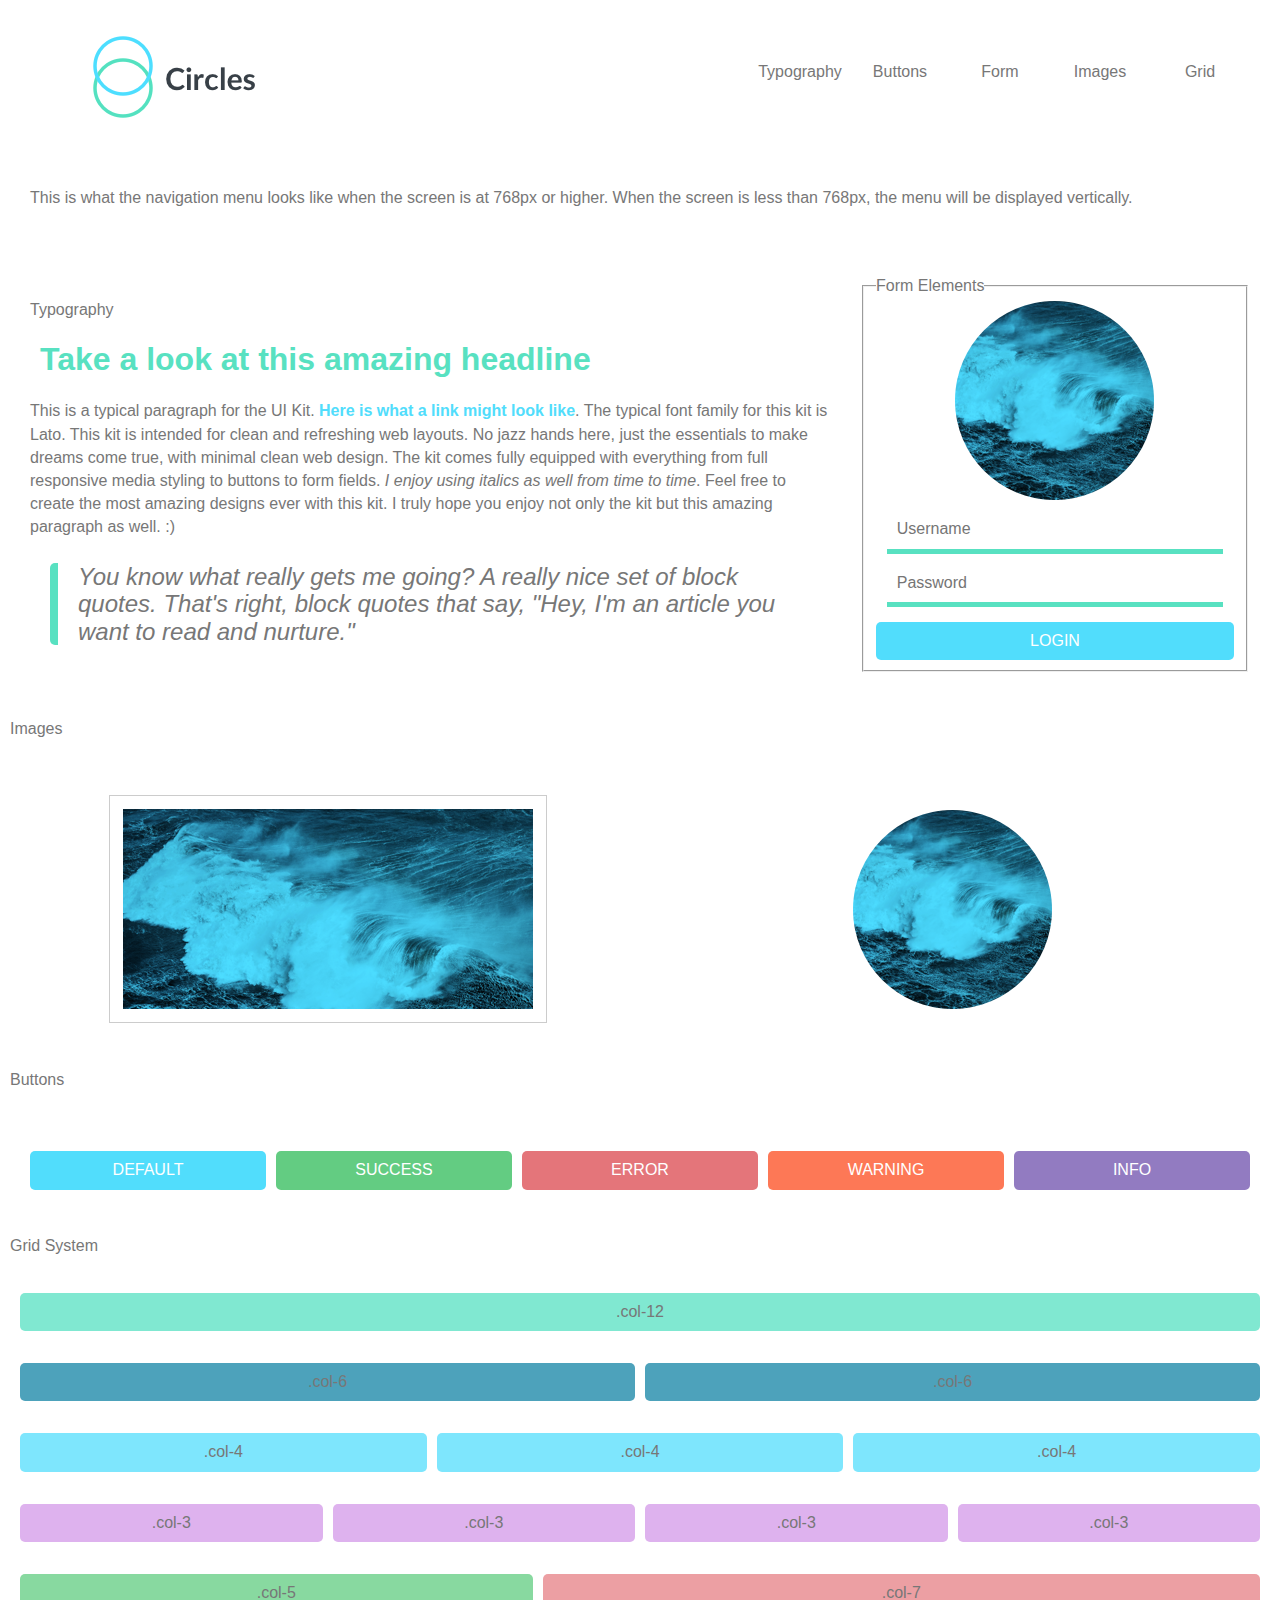
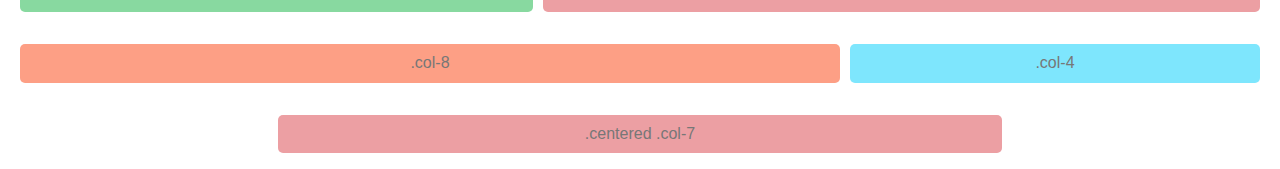
<file: index.html>
<!doctype html>
<html lang="en">

<head>
  <meta charset="utf-8">
  <title>Web style guide</title>
  <meta name="viewport" content="width=device-width, initial-scale=1">
    <!-- <link rel="stylesheet" href="scss/styles.css">  
     -->
    <link rel="stylesheet" href="css/styles.css">  
</head>

<body class="container">
  <header class="row">
    <div class="col-3">
      <a class="link" href="/">
        <img class="img img-logo" alt="circles logo" src="images/logo.png">
      </a>
    </div>
    <div class="col-9">
      <nav class="nav">
        <a class="nav-link" href="#type">Typography</a>
        <a class="nav-link" href="#buttons">Buttons</a>
        <a class="nav-link" href="#forms">Form</a>
        <a class="nav-link" href="#images">Images</a>
        <a class="nav-link" href="#grid">Grid</a>
      </nav>
    </div>
  </header>

  <div class="row">
    <div class="col-12">
      <div class="card">
        <p>This is what the navigation menu looks like when the screen is at 768px or higher. When the screen is less
          than 768px,
          the menu will be displayed vertically.</p>
      </div>
    </div>
  </div>

  <div class="row">
    <div class="col-8">
      <div class="card">
        <h4 id="type" class="headline-secondary">Typography</h4>
        <h1 class="headline-primary">Take a look at this amazing headline</h1>
        <p>This is a typical paragraph for the UI Kit. <a href="#" class="link">Here is what a link might look like</a>.
          The
          typical font family for this kit is Lato. This kit is intended for clean and refreshing web layouts.
          No jazz hands here, just the essentials to make dreams come true, with minimal clean web design. The kit comes
          fully equipped with everything from full responsive media styling to buttons to form fields. <em>I enjoy using
            italics as well from time to time</em>.
          Feel free to create the most amazing designs ever with this kit. I truly hope you enjoy not only the kit but
          this
          amazing paragraph as well. :)</p>
        <blockquote class="blockquote">You know what really gets me going? A really nice set of block quotes. That's
          right, block quotes that say, "Hey,
          I'm an article you want to read and nurture."</blockquote>
      </div>
    </div>
    <div class="col-4">
      <form class="form">
        <fieldset><legend id="forms" class="headline-secondary">Form Elements</legend>        
        <img class="img-avatar" src="images/avatar.png" alt="Avatar">
        <label class="hidden" for="username">Username:</label>
        <input class="input" type="text" id="username" placeholder="Username">
        <label class="hidden" for="password">Password:</label>
        <input class="input" type="password" id="password" placeholder="Password">
        <button class="btn bt-default" type="submit" value="Login">Login</button>
      </fieldset>
      </form>
    </div>
  </div>

  <h4 id="images" class="headline-secondary">Images</h4>

  <div class="row">
    <div class="col-6">
      <img class="img img-frame" src="images/image.png" alt="sample image">
    </div>
    <div class="col-6">
      <img class="img img-avatar" src="images/avatar.png" alt="Avatar">
    </div>
  </div>

  <h4 id="buttons" class="headline-secondary">Buttons</h4>

  <div class="row">
    <div class="col-12">
      <button class="btn bt-default">default</button>
      <button class="btn bt-success">success</button>
      <button class="btn bt-error">error</button>
      <button class="btn bt-warning">warning</button>
      <button class="btn bt-info">info</button>
    </div>
  </div>

  <h4 id="grid" class="headline-secondary">Grid System</h4>

  <div class="row">
    <div class="col-12 theme">.col-12</div>
  </div>
  <div class="row">
    <div class="col-6 theme">.col-6</div>
    <div class="col-6 theme">.col-6</div>
  </div>
  <div class="row">
    <div class="col-4 theme">.col-4</div>
    <div class="col-4 theme">.col-4</div>
    <div class="col-4 theme">.col-4</div>
  </div>
  <div class="row">
    <div class="col-3 theme">.col-3</div>
    <div class="col-3 theme">.col-3</div>
    <div class="col-3 theme">.col-3</div>
    <div class="col-3 theme">.col-3</div>
  </div>
  <div class="row">
    <div class="col-5 theme">.col-5</div>
    <div class="col-7 theme">.col-7</div>
  </div>
  <div class="row">
    <div class="col-8 theme">.col-8</div>
    <div class="col-4 theme">.col-4</div>
  </div>
  <div class="row">
    <div class="col-7 theme centered">.centered .col-7</div>
  </div>

</body>

</html>
</file>
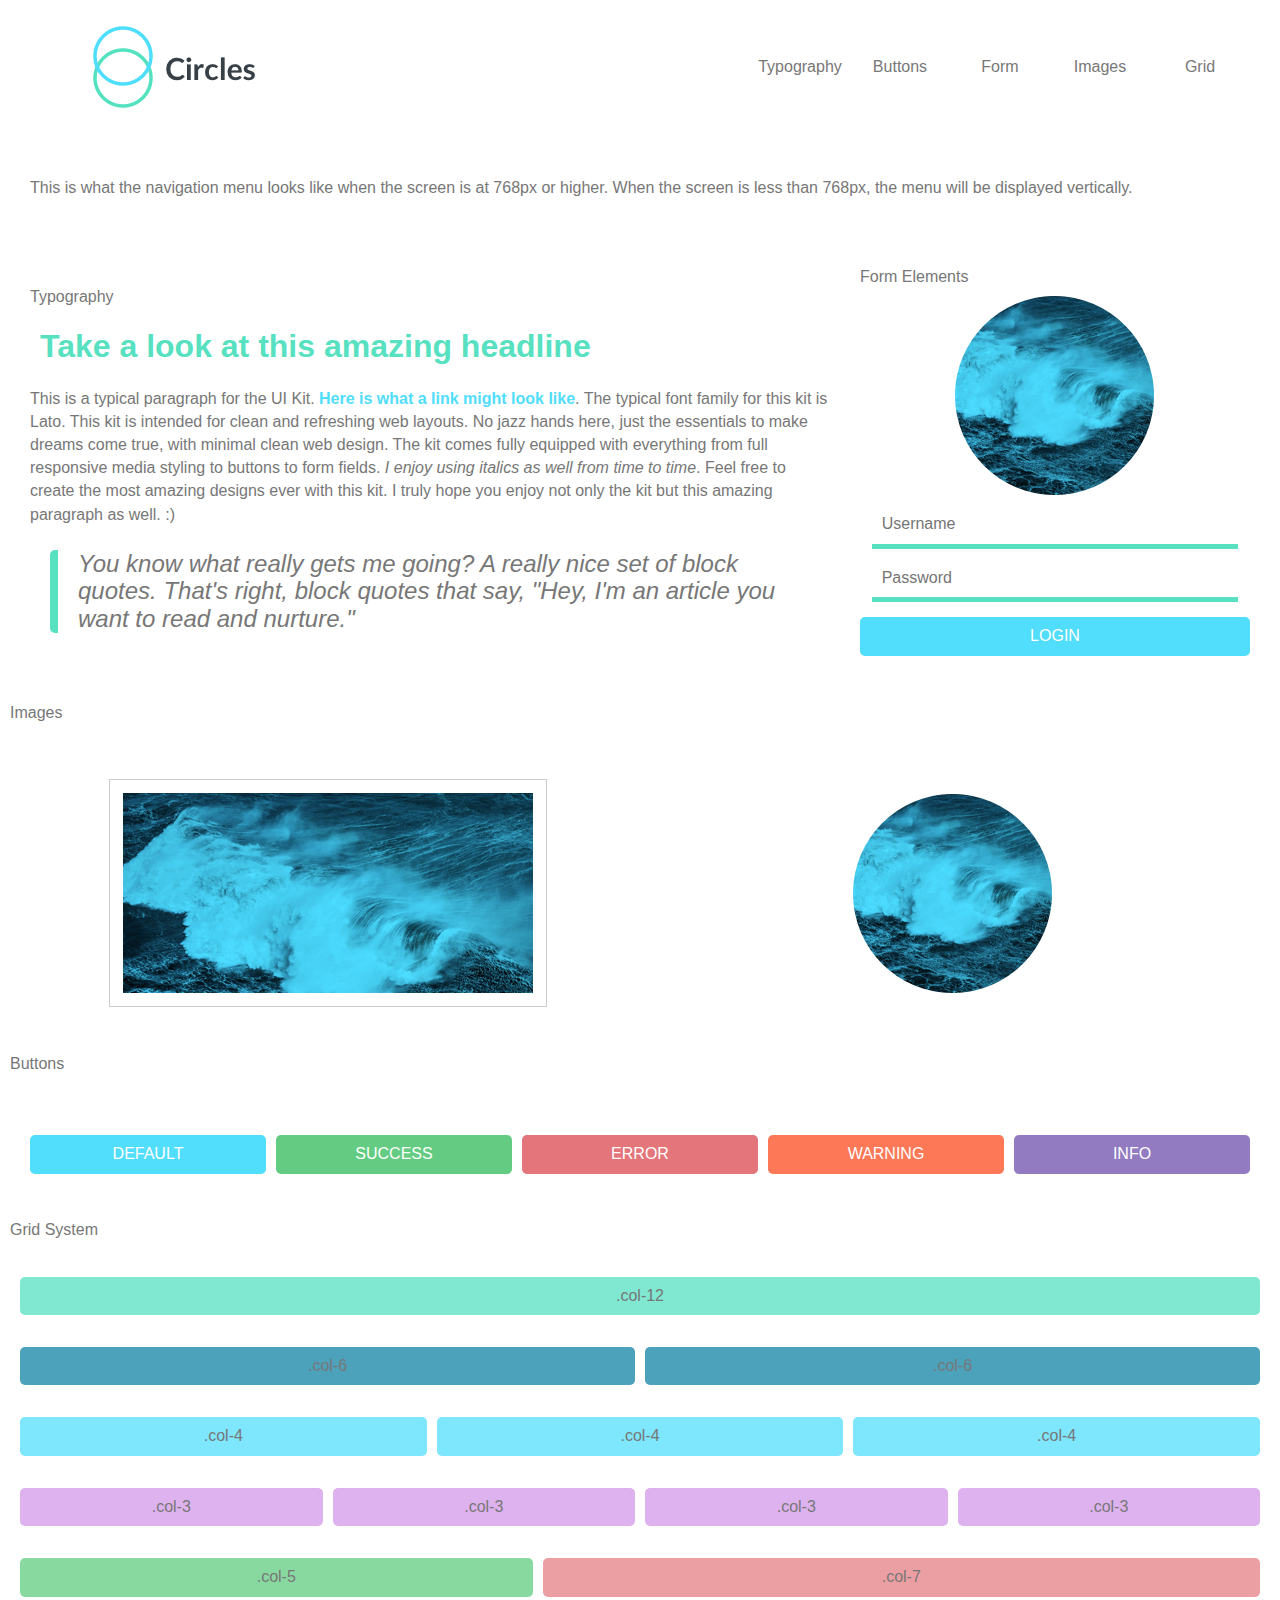
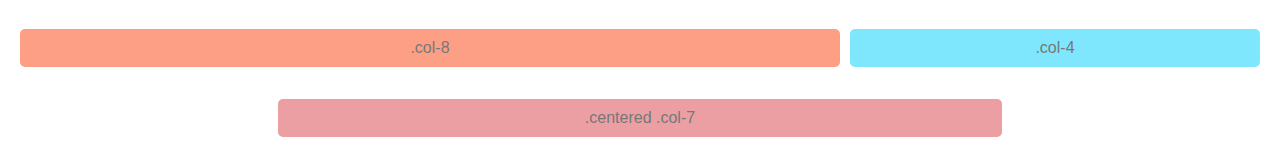
<file: resources/index.html>
<!doctype html>
<html lang="en">

<head>
    <meta charset="utf-8">
    <title>Reference</title>
    <meta name="viewport" content="width=device-width, initial-scale=1">
    <link rel="stylesheet" href="css/normalize.css">
    <link rel="stylesheet" href="css/styles.css">
</head>

<body class="container">
    <header class="row">
        <div class="col-3">
            <a class="link" href="/">
                <img class="img-logo" alt="circles logo" src="../images/logo.png">
            </a>
        </div>
        <div class="col-9">
            <nav class="nav">
                <a class="nav-link" href="#type">Typography</a>
                <a class="nav-link" href="#buttons">Buttons</a>
                <a class="nav-link" href="#forms">Form</a>
                <a class="nav-link" href="#images">Images</a>
                <a class="nav-link" href="#grid">Grid</a>
            </nav>
        </div>
    </header>

    <div class="row">
        <div class="col-12">
            <div class="card">
                <p>This is what the navigation menu looks like when the screen is at 768px or higher. When the screen is
                    less
                    than 768px,
                    the menu will be displayed vertically.</p>
            </div>
        </div>
    </div>

    <div class="row">
        <div class="col-8">
            <div class="card">
                <h4 id="type" class="headline-secondary">Typography</h4>
                <h1 class="headline-primary">Take a look at this amazing headline</h1>
                <p>This is a typical paragraph for the UI Kit. <a href="#" class="link">Here is what a link might look
                        like</a>.
                    The
                    typical font family for this kit is Lato. This kit is intended for clean and refreshing web layouts.
                    No jazz hands here, just the essentials to make dreams come true, with minimal clean web design. The
                    kit comes
                    fully equipped with everything from full responsive media styling to buttons to form fields. <em>I
                        enjoy using
                        italics as well from time to time</em>.
                    Feel free to create the most amazing designs ever with this kit. I truly hope you enjoy not only the
                    kit but
                    this
                    amazing paragraph as well. :)</p>
                <blockquote class="blockquote">You know what really gets me going? A really nice set of block quotes.
                    That's
                    right, block quotes that say, "Hey,
                    I'm an article you want to read and nurture."</blockquote>
            </div>
        </div>
        <div class="col-4">
            <form class="form">
                <legend id="forms" class="headline-secondary">Form Elements</legend>
                <img class="img-avatar" src="../images/avatar.png" alt="Avatar">
                <label class="hidden" for="username">Username:</label>
                <input class="input" type="text" id="username" placeholder="Username">
                <label class="hidden" for="password">Password:</label>
                <input class="input" type="password" id="password" placeholder="Password">
                <button class="btn default" type="submit" value="Login">Login</button>
            </form>
        </div>
    </div>

    <h4 id="images" class="headline-secondary">Images</h4>

    <div class="row">
        <div class="col-6">
            <img class="img-frame" src="../images/image.png" alt="sample image">
        </div>
        <div class="col-6">
            <img class="img-avatar" src="../images/avatar.png" alt="Avatar">
        </div>
    </div>

    <h4 id="buttons" class="headline-secondary">Buttons</h4>

    <div class="row">
        <div class="col-12">
            <button class="btn default">default</button>
            <button class="btn success">success</button>
            <button class="btn error">error</button>
            <button class="btn warning">warning</button>
            <button class="btn info">info</button>
        </div>
    </div>

    <h4 id="grid" class="headline-secondary">Grid System</h4>

    <div class="row">
        <div class="col-12 theme">.col-12</div>
    </div>
    <div class="row">
        <div class="col-6 theme">.col-6</div>
        <div class="col-6 theme">.col-6</div>
    </div>
    <div class="row">
        <div class="col-4 theme">.col-4</div>
        <div class="col-4 theme">.col-4</div>
        <div class="col-4 theme">.col-4</div>
    </div>
    <div class="row">
        <div class="col-3 theme">.col-3</div>
        <div class="col-3 theme">.col-3</div>
        <div class="col-3 theme">.col-3</div>
        <div class="col-3 theme">.col-3</div>
    </div>
    <div class="row">
        <div class="col-5 theme">.col-5</div>
        <div class="col-7 theme">.col-7</div>
    </div>
    <div class="row">
        <div class="col-8 theme">.col-8</div>
        <div class="col-4 theme">.col-4</div>
    </div>
    <div class="row">
        <div class="col-7 theme centered">.centered .col-7</div>
    </div>

</body>

</html>
</file>
<file: css/styles.css>
/* ============================================= */
/* Sub-Folder Imports */
/* ============================================= */
/* ============================================= */
/* Utilities Imports */
/* ============================================= */
/* ============================================= */
/*              Variables                      */
/* ============================================= */
/* ============================================= */
/* Base Imports */
/* ============================================= */
/*! normalize.css v8.0.1 | MIT License | github.com/necolas/normalize.css */
/* Document
   ========================================================================== */
/**
 * 1. Correct the line height in all browsers.
 * 2. Prevent adjustments of font size after orientation changes in iOS.
 */
html {
  line-height: 1.15;
  /* 1 */
  -webkit-text-size-adjust: 100%;
  /* 2 */
}

/* Sections
   ========================================================================== */
/**
 * Remove the margin in all browsers.
 */
body {
  margin: 0;
}

/**
 * Render the `main` element consistently in IE.
 */
main {
  display: block;
}

/**
 * Correct the font size and margin on `h1` elements within `section` and
 * `article` contexts in Chrome, Firefox, and Safari.
 */
h1 {
  font-size: 2em;
  margin: 0.67em 0;
}

/* Grouping content
   ========================================================================== */
/**
 * 1. Add the correct box sizing in Firefox.
 * 2. Show the overflow in Edge and IE.
 */
hr {
  box-sizing: content-box;
  /* 1 */
  height: 0;
  /* 1 */
  overflow: visible;
  /* 2 */
}

/**
 * 1. Correct the inheritance and scaling of font size in all browsers.
 * 2. Correct the odd `em` font sizing in all browsers.
 */
pre {
  font-family: monospace, monospace;
  /* 1 */
  font-size: 1em;
  /* 2 */
}

/* Text-level semantics
   ========================================================================== */
/**
 * Remove the gray background on active links in IE 10.
 */
a {
  background-color: transparent;
}

/**
 * 1. Remove the bottom border in Chrome 57-
 * 2. Add the correct text decoration in Chrome, Edge, IE, Opera, and Safari.
 */
abbr[title] {
  border-bottom: none;
  /* 1 */
  text-decoration: underline;
  /* 2 */
  text-decoration: underline dotted;
  /* 2 */
}

/**
 * Add the correct font weight in Chrome, Edge, and Safari.
 */
b,
strong {
  font-weight: bolder;
}

/**
 * 1. Correct the inheritance and scaling of font size in all browsers.
 * 2. Correct the odd `em` font sizing in all browsers.
 */
code,
kbd,
samp {
  font-family: monospace, monospace;
  /* 1 */
  font-size: 1em;
  /* 2 */
}

/**
 * Add the correct font size in all browsers.
 */
small {
  font-size: 80%;
}

/**
 * Prevent `sub` and `sup` elements from affecting the line height in
 * all browsers.
 */
sub,
sup {
  font-size: 75%;
  line-height: 0;
  position: relative;
  vertical-align: baseline;
}

sub {
  bottom: -0.25em;
}

sup {
  top: -0.5em;
}

/* Embedded content
   ========================================================================== */
/**
 * Remove the border on images inside links in IE 10.
 */
img {
  border-style: none;
}

/* Forms
   ========================================================================== */
/**
 * 1. Change the font styles in all browsers.
 * 2. Remove the margin in Firefox and Safari.
 */
button,
input,
optgroup,
select,
textarea {
  font-family: inherit;
  /* 1 */
  font-size: 100%;
  /* 1 */
  line-height: 1.15;
  /* 1 */
  margin: 0;
  /* 2 */
}

/**
 * Show the overflow in IE.
 * 1. Show the overflow in Edge.
 */
button,
input {
  /* 1 */
  overflow: visible;
}

/**
 * Remove the inheritance of text transform in Edge, Firefox, and IE.
 * 1. Remove the inheritance of text transform in Firefox.
 */
button,
select {
  /* 1 */
  text-transform: none;
}

/**
 * Correct the inability to style clickable types in iOS and Safari.
 */
button,
[type=button],
[type=reset],
[type=submit] {
  -webkit-appearance: button;
}

/**
 * Remove the inner border and padding in Firefox.
 */
button::-moz-focus-inner,
[type=button]::-moz-focus-inner,
[type=reset]::-moz-focus-inner,
[type=submit]::-moz-focus-inner {
  border-style: none;
  padding: 0;
}

/**
 * Restore the focus styles unset by the previous rule.
 */
button:-moz-focusring,
[type=button]:-moz-focusring,
[type=reset]:-moz-focusring,
[type=submit]:-moz-focusring {
  outline: 1px dotted ButtonText;
}

/**
 * Correct the padding in Firefox.
 */
fieldset {
  padding: 0.35em 0.75em 0.625em;
}

/**
 * 1. Correct the text wrapping in Edge and IE.
 * 2. Correct the color inheritance from `fieldset` elements in IE.
 * 3. Remove the padding so developers are not caught out when they zero out
 *    `fieldset` elements in all browsers.
 */
legend {
  box-sizing: border-box;
  /* 1 */
  color: inherit;
  /* 2 */
  display: table;
  /* 1 */
  max-width: 100%;
  /* 1 */
  padding: 0;
  /* 3 */
  white-space: normal;
  /* 1 */
}

/**
 * Add the correct vertical alignment in Chrome, Firefox, and Opera.
 */
progress {
  vertical-align: baseline;
}

/**
 * Remove the default vertical scrollbar in IE 10+.
 */
textarea {
  overflow: auto;
}

/**
 * 1. Add the correct box sizing in IE 10.
 * 2. Remove the padding in IE 10.
 */
[type=checkbox],
[type=radio] {
  box-sizing: border-box;
  /* 1 */
  padding: 0;
  /* 2 */
}

/**
 * Correct the cursor style of increment and decrement buttons in Chrome.
 */
[type=number]::-webkit-inner-spin-button,
[type=number]::-webkit-outer-spin-button {
  height: auto;
}

/**
 * 1. Correct the odd appearance in Chrome and Safari.
 * 2. Correct the outline style in Safari.
 */
[type=search] {
  -webkit-appearance: textfield;
  /* 1 */
  outline-offset: -2px;
  /* 2 */
}

/**
 * Remove the inner padding in Chrome and Safari on macOS.
 */
[type=search]::-webkit-search-decoration {
  -webkit-appearance: none;
}

/**
 * 1. Correct the inability to style clickable types in iOS and Safari.
 * 2. Change font properties to `inherit` in Safari.
 */
::-webkit-file-upload-button {
  -webkit-appearance: button;
  /* 1 */
  font: inherit;
  /* 2 */
}

/* Interactive
   ========================================================================== */
/*
 * Add the correct display in Edge, IE 10+, and Firefox.
 */
details {
  display: block;
}

/*
 * Add the correct display in all browsers.
 */
summary {
  display: list-item;
}

/* Misc
   ========================================================================== */
/**
 * Add the correct display in IE 10+.
 */
template {
  display: none;
}

/**
 * Add the correct display in IE 10.
 */
[hidden] {
  display: none;
}

/* ============================================= */
/*              Base styles                      */
/* ============================================= */
* {
  font-family: "Lato", sans-serif;
  color: #777;
  box-sizing: border-box;
}

p {
  line-height: 1.45em;
}

a {
  text-decoration: none;
}

/* ============================================= */
/*              Typography                       */
/* ============================================= */
.headline-primary {
  color: #58E1C1;
  margin-left: 10px;
}

.headline-secondary {
  font-weight: 300;
  color: #777;
}

.link {
  color: #51ddfc;
  font-weight: 700;
}

.blockquote {
  font-size: 1.5em;
  font-weight: 300;
  font-style: italic;
  margin-left: 20px;
  padding-left: 20px;
  border-left: 8px solid #58E1C1;
  border-radius: 5px;
}

/* ============================================= */
/* Components Imports */
/* ============================================= */
/* ============================================= */
/*              Buttons                          */
/* ============================================= */
.btn {
  margin-top: 15px;
  width: 100%;
  color: #fff;
  border: none;
  padding: 10px 0;
  text-transform: uppercase;
  border-radius: 5px;
}

.bt-default {
  background-color: #51ddfc;
  transition: background-color 0.5s linear;
}
.bt-default:hover {
  background-color: #9cecfd;
}

.bt-error {
  background-color: #e4757a;
  transition: background-color 0.5s linear;
}
.bt-error:hover {
  background-color: #f1b5b8;
}

.bt-info {
  background-color: #927bc1;
  transition: background-color 0.5s linear;
}
.bt-info:hover {
  background-color: #bdafd9;
}

.bt-success {
  background-color: #63cc82;
  transition: background-color 0.5s linear;
}
.bt-success:hover {
  background-color: #9ddfb0;
}

.bt-warning {
  background-color: #FD7856;
  transition: background-color 0.5s linear;
}
.bt-warning:hover {
  background-color: #feb4a2;
}

/* ============================================= */
/*              Forms                            */
/* ============================================= */
.form {
  flex-basis: 100%;
}

.input {
  display: block;
  width: 94%;
  margin: 10px auto 0;
  border: none;
  padding: 10px;
  border-bottom: 5px solid #58E1C1;
}

.hidden {
  position: absolute;
  left: -10000px;
  top: auto;
  width: 1px;
  height: 1px;
  overflow: hidden;
}

/* ============================================= */
/*              Navigation                       */
/* ============================================= */
.nav {
  padding-left: 0;
  flex-basis: 100%;
  display: flex;
  flex-direction: column;
}

.nav-link {
  text-align: center;
  border-radius: 5px;
  padding: 10px 0;
  display: block;
  width: 100%;
  transition: background-color 0.2s ease-in-out, color 0.2s ease-in-out;
}
.nav-link:hover {
  color: #fff;
  background-color: #58E1C1;
}

/* ============================================= */
/*              Images                           */
/* ============================================= */
.img {
  display: block;
  margin-left: auto;
  margin-right: auto;
  margin-top: 10px;
  max-width: 100%;
}
.img-avatar {
  display: block;
  margin-left: auto;
  margin-right: auto;
  max-height: 100%;
}
.img-frame {
  padding: 13px;
  border: 1px solid #ccc;
}

.img-logo {
  display: block;
  margin-left: auto;
  margin-right: auto;
}

/* ============================================= */
/*              Grid System                      */
/* ============================================= */
.container {
  padding: 0 10px;
}
@media (min-width: 768px) {
  .container {
    max-width: 1400px;
    display: block;
    margin-left: auto;
    margin-right: auto;
  }
}

.row {
  display: flex;
  flex-direction: column;
  padding: 1em 10px;
}
@media (min-width: 768px) {
  .row {
    flex-direction: row;
  }
}

[class^=col] {
  margin-top: 10px;
  flex-basis: 100%;
  min-height: 25px;
  padding: 10px;
  border-radius: 5px;
}

.card {
  flex-basis: 100%;
}

.theme.col-1 {
  background-color: #927bc1;
}

.theme.col-2 {
  background-color: #FD7856;
}

.theme.col-3 {
  background-color: #deb2ee;
}

.theme.col-4 {
  background-color: #7ee6fd;
}

.theme.col-5 {
  background-color: #88d9a0;
}

.theme.col-6 {
  background-color: #4da2bb;
}

.theme.col-7 {
  background-color: #ec9fa3;
}

.theme.col-8 {
  background-color: #fd9f85;
}

.theme.col-9 {
  background-color: #e4757a;
}

.theme.col-10 {
  background-color: #63cc82;
}

.theme.col-11 {
  background-color: #51ddfc;
}

.theme.col-12 {
  background-color: #80E8D1;
}

/* ============================================= */
/*              Media Queries                    */
/* ============================================= */
@media (min-width: 768px) {
  .centered {
    display: block;
    margin-left: auto;
    margin-right: auto;
  }

  [class^=col] {
    display: flex;
    justify-content: center;
    margin-top: 0;
    align-items: center;
  }

  [class^=col] + [class^=col] {
    margin-left: 10px;
  }

  col-1 {
    flex-basis: 8.33%;
  }

  .col-2 {
    flex-basis: 16.67%;
  }

  .col-3 {
    flex-basis: 25%;
  }

  .col-4 {
    flex-basis: 33.33%;
  }

  .col-5 {
    flex-basis: 41.67%;
  }

  .col-6 {
    flex-basis: 50%;
  }

  .col-7 {
    flex-basis: 58.33%;
  }

  .col-8 {
    flex-basis: 66.67%;
  }

  .col-9 {
    flex-basis: 75%;
  }

  .col-10 {
    flex-basis: 83.33%;
  }

  .col-11 {
    flex-basis: 91.67%;
  }

  .col-12 {
    flex-basis: 100%;
  }

  .nav {
    flex-direction: row;
    justify-content: flex-end;
    align-items: center;
  }

  .nav-link {
    flex-basis: 100px;
  }

  .btn {
    padding: 10px 30px;
  }

  .btn + .btn {
    margin-left: 10px;
  }

  .logo {
    margin-left: initial;
    margin-right: initial;
  }
}

/*# sourceMappingURL=styles.css.map */
</file>
<file: resources/css/styles.css>
/* ============================================= */
/*              Base styles                      */
/* ============================================= */

* {
  font-family: 'Lato', sans-serif;
  color: #777;
  box-sizing: border-box;
}

p {
  line-height: 1.45em;
}

a {
  text-decoration: none;
}


/* ============================================= */
/*              Typography                       */
/* ============================================= */

.headline-primary {
  color: #58e1c1;
  margin-left: 10px;
}

.headline-secondary {
  font-weight: 300;
  color: #777;
}

.link {
  color: #51ddfc;
  font-weight: 700;
}

.blockquote {
  font-size: 1.5em;
  font-weight: 300;
  font-style: italic;
  margin-left: 20px;
  padding-left: 20px;
  border-left: 8px solid #58e1c1;
  border-radius: 5px;
}


/* ============================================= */
/*              Grid System                      */
/* ============================================= */

.container {
  padding: 0 10px;
}

.row {
  display: flex;
  flex-direction: column;
  padding: 1em 10px;
}

[class^=col] {
  margin-top: 10px;
  flex-basis: 100%;
  min-height: 25px;
  padding: 10px;
  border-radius: 5px;
}

.theme.col-1 {
  background-color: #927bc1;
}

.theme.col-2 {
  background-color: #fd7856;
}

.theme.col-3 {
  background-color: #deb2ee;
}

.theme.col-4 {
  background-color: #7ee6fd;
}

.theme.col-5 {
  background-color: #88d9a0;
}

.theme.col-6 {
  background-color: #4da2bb;
}

.theme.col-7 {
  background-color: #ec9fa3;
}

.theme.col-8 {
  background-color: #fd9f85;
}

.theme.col-9 {
  background-color: #e4757a;
}

.theme.col-10 {
  background-color: #63cc82;
}

.theme.col-11 {
  background-color: #51ddfc;
}

.theme.col-12 {
  background-color: #80e8d1;
}

.card {
  flex-basis: 100%;
}


/* ============================================= */
/*              Navigation                       */
/* ============================================= */

.nav {
  padding-left: 0;
  flex-basis: 100%;
  display: flex;
  flex-direction: column;
}

.nav-link {
  text-align: center;
  border-radius: 5px;
  padding: 10px 0;
  display: block;
  width: 100%;
  transition: 
    background-color .2s ease-in-out, 
    color .2s ease-in-out;
}

.nav-link:hover {
  color: #fff;
  background-color: #58e1c1;
}


/* ============================================= */
/*              Buttons                          */
/* ============================================= */

.btn {
  margin-top: 15px;
  width: 100%;
  color: #fff;
  border: none;
  padding: 10px 0;
  text-transform: uppercase;
  border-radius: 5px;
}

.default {
  background-color: #51ddfc;
}

.error {
  background-color: #e4757a;
}

.info {
  background-color: #927bc1;
}

.success {
  background-color: #63cc82;
}

.warning {
  background-color: #fd7856;
}


/* ============================================= */
/*              Forms                            */
/* ============================================= */

.form {
  flex-basis: 100%;
}

.input{
  display: block;
  width: 94%;
  margin: 10px auto 0;
  border: none;
  padding: 10px;
  border-bottom: 5px solid #58e1c1;
}

.hidden {
  position:absolute;
  left:-10000px;
  top:auto;
  width:1px;
  height:1px;
  overflow:hidden;
}


/* ============================================= */
/*              Images                           */
/* ============================================= */

.img-avatar {
  display: block;
  margin-left: auto;
  margin-right: auto;
  margin-top: 10px;
  max-width: 100%; 
  max-height: 100%;
}

.img-frame {
  display: block;
  margin-left: auto;
  margin-right: auto;
  margin-top: 10px;
  max-width: 100%;
  padding: 13px;
  border: 1px solid #ccc;
}

.img-logo {
  display: block;
  margin-left: auto;
  margin-right: auto;
}


/* ============================================= */
/*              Media Queries                    */
/* ============================================= */
@media (min-width: 768px) {

.container {
  max-width: 1400px;
  display: block;
  margin-left: auto;
  margin-right: auto;
}

.centered {
  display: block;
  margin-left: auto;
  margin-right: auto;
}

.row {
  flex-direction: row;
}

[class^=col] {
  display: flex;
  justify-content: center;
  margin-top: 0;
  align-items: center;
}

[class^=col] + [class^=col] {
  margin-left: 10px;
}

.col-1 {
  flex-basis: 8.33%;
}

.col-2 {
  flex-basis: 16.67%;
}

.col-3 {
  flex-basis: 25.00%;
}

.col-4 {
  flex-basis: 33.33%;
}

.col-5 {
  flex-basis: 41.67%;
}

.col-6 {
  flex-basis: 50.00%;
}

.col-7 {
  flex-basis: 58.33%;
}

.col-8 {
  flex-basis: 66.67%;
}

.col-9 {
  flex-basis: 75.00%
}

.col-10 {
  flex-basis: 83.33%;
}

.col-11 {
  flex-basis: 91.67%;
}

.col-12 {
  flex-basis: 100%;
}

.nav {
  flex-direction: row;
  justify-content: flex-end;
  align-items: center;
}

.nav-link {
  flex-basis: 100px;
}

.btn {
  padding: 10px 30px;
}

.btn + .btn {
  margin-left: 10px;
}

.logo {
  margin-left: initial;
  margin-right: initial;
}

}
</file>
